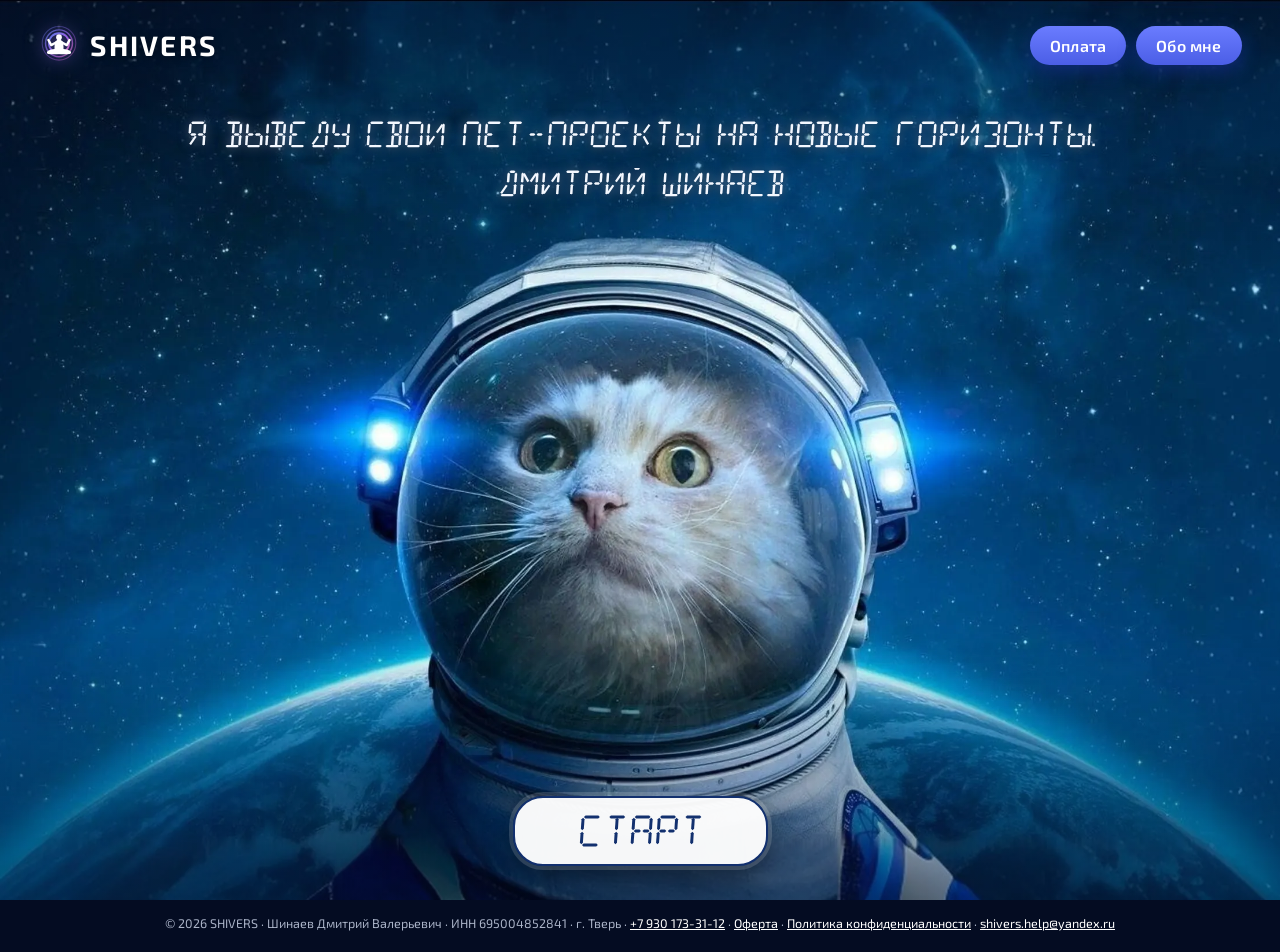
<file: index.html>
<!doctype html>
<html lang="ru">
<head>
<meta charset="utf-8">
<meta name="viewport" content="width=device-width, initial-scale=1, viewport-fit=cover">
<title>SHIVERS</title>
<meta name="description" content="SHIVERS — полезные IT-продукты. РусЭкзамен: подготовка к экзамену по русскому языку, истории и законам РФ для мигрантов из Узбекистана, Таджикистана и Киргизии.">
<link rel="icon" href="assets/img/favicon.png">
<link rel="preload" as="image" href="assets/img/hero.webp">
<link rel="preload" as="font" type="font/woff2" href="assets/fonts/exo-2-cyrillic-600-normal.woff2" crossorigin>
<link rel="stylesheet" href="assets/site.css?v=20261116">
</head>
<body>
<!-- Экран 1: главный -->
<section id="home" class="screen hero">
  <header class="top">
    <a class="brand" href="#" data-go="home"><img class="logo" src="assets/img/logo.svg" alt="">SHIVERS</a>
    <nav class="nav">
      <button class="pill" data-modal="payment" data-t="payment"></button>
      <button class="pill" data-modal="about" data-t="about"></button>
    </nav>
  </header>
  <h1 class="lcd" id="headline" aria-label="Я выведу свои пет-проекты на новые горизонты. Давай начнём!"></h1>
  <div class="mcat" aria-hidden="true"><div class="mimg"></div></div>
  <button class="start lcd" data-go="products" aria-label="Старт"></button>
</section>

<!-- Экран 2: продукты -->
<section id="products" class="screen products" hidden>
  <header class="top">
    <a class="brand" href="#" data-go="home"><img class="logo" src="assets/img/logo.svg" alt="">SHIVERS</a>
    <nav class="nav">
      <button class="pill ghost" data-go="home" data-t="home"></button>
      <button class="pill ghost" data-modal="payment" data-t="payment"></button>
      <button class="pill ghost" data-modal="offer" data-t="offer"></button>
    </nav>
  </header>
  <div class="track" id="track"></div>
  <div class="pager" id="pager"></div>
  <img class="cat" src="assets/img/cat.webp" alt="" aria-hidden="true">
  <aside class="qrdock" id="qrdock" aria-label="Скачать приложение"></aside>
</section>
<script>/* Сразу показываем нужный экран, до загрузки остальных скриптов: иначе на миг мелькает главный экран с кнопкой «Обо мне» */if(location.hash==='#products'){document.getElementById('home').hidden=true;document.getElementById('products').hidden=false;}</script>

<!-- Модальное окно -->
<div class="modal" id="modal" hidden>
  <div class="sheet" role="dialog" aria-modal="true">
    <button class="close" aria-label="Закрыть">×</button>
    <div class="doc" id="modal-body"></div>
  </div>
</div>

<footer class="foot" id="foot"></footer>

<script src="assets/qrcode.js" defer></script>
<script src="assets/seg14.js" defer></script>
<script src="assets/content.js?v=20261116" defer></script>
<script src="assets/site.js?v=20261116" defer></script>
</body>
</html>
</file>
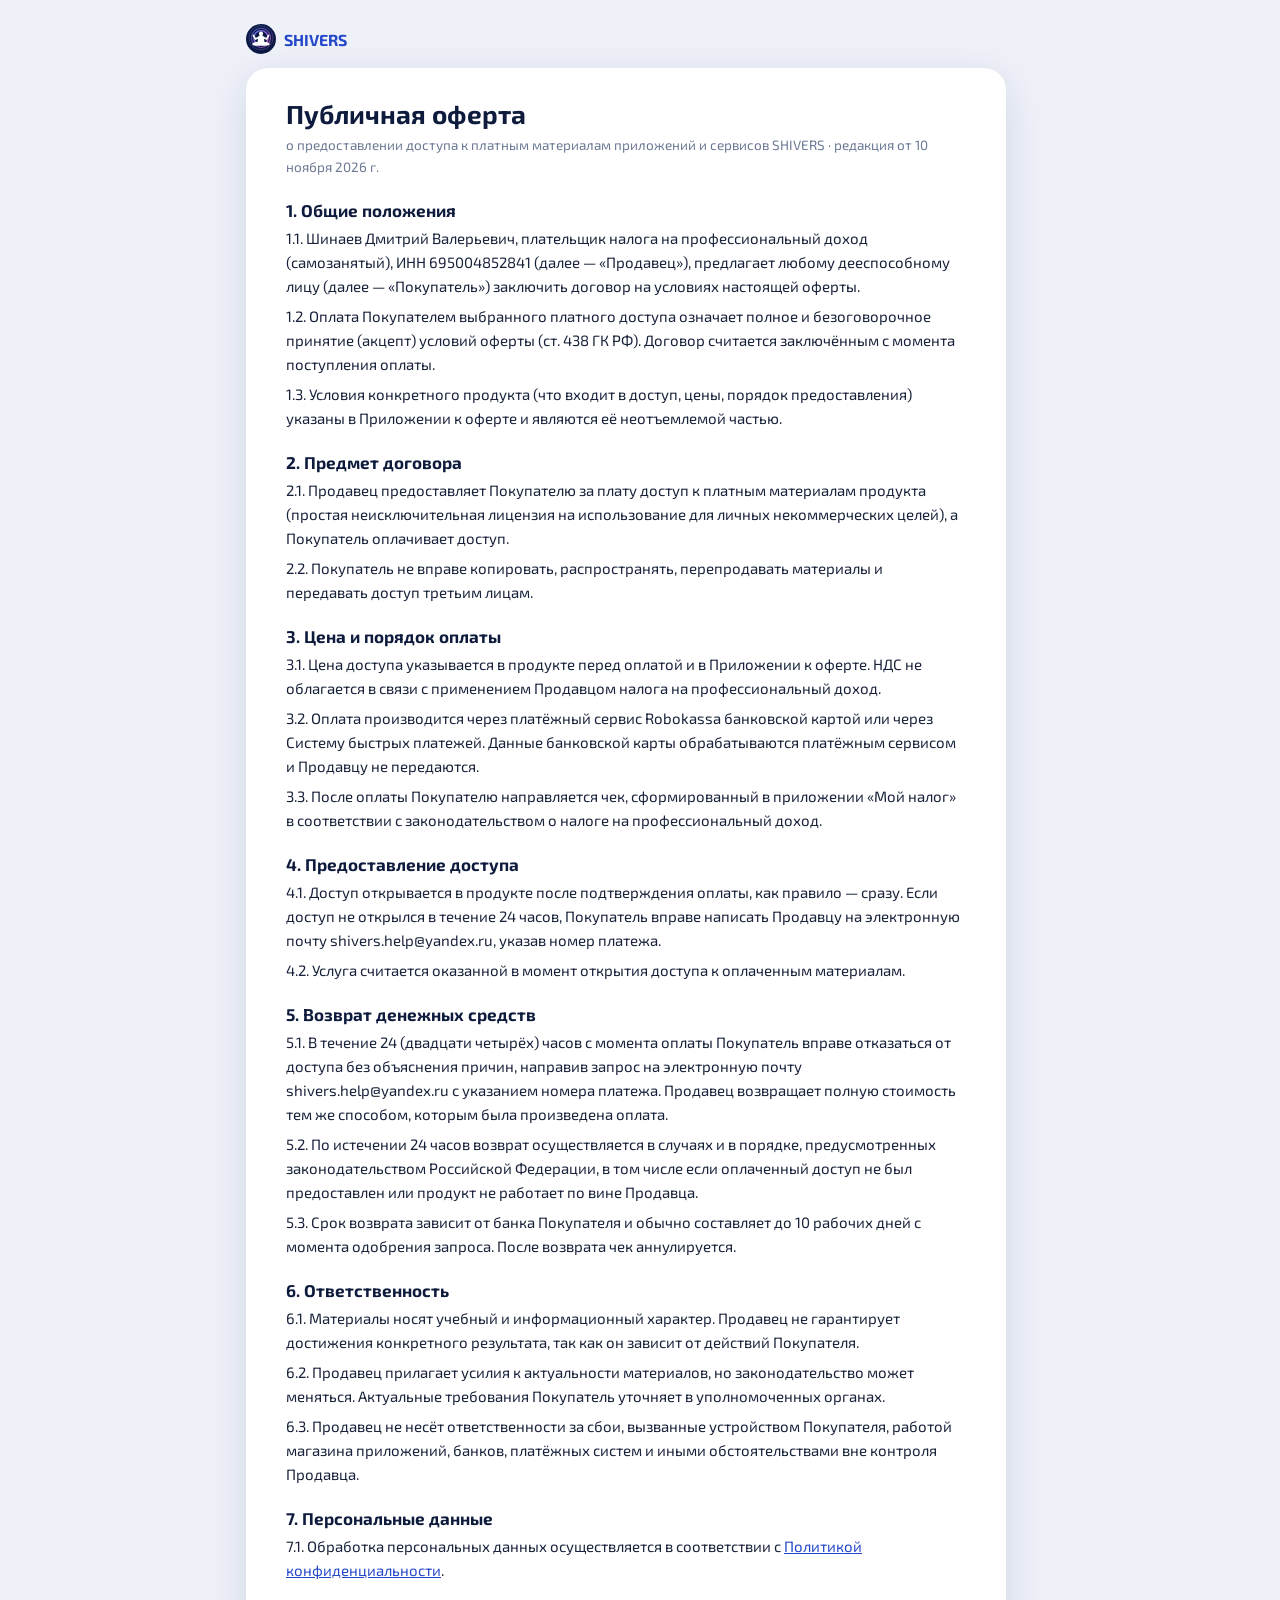
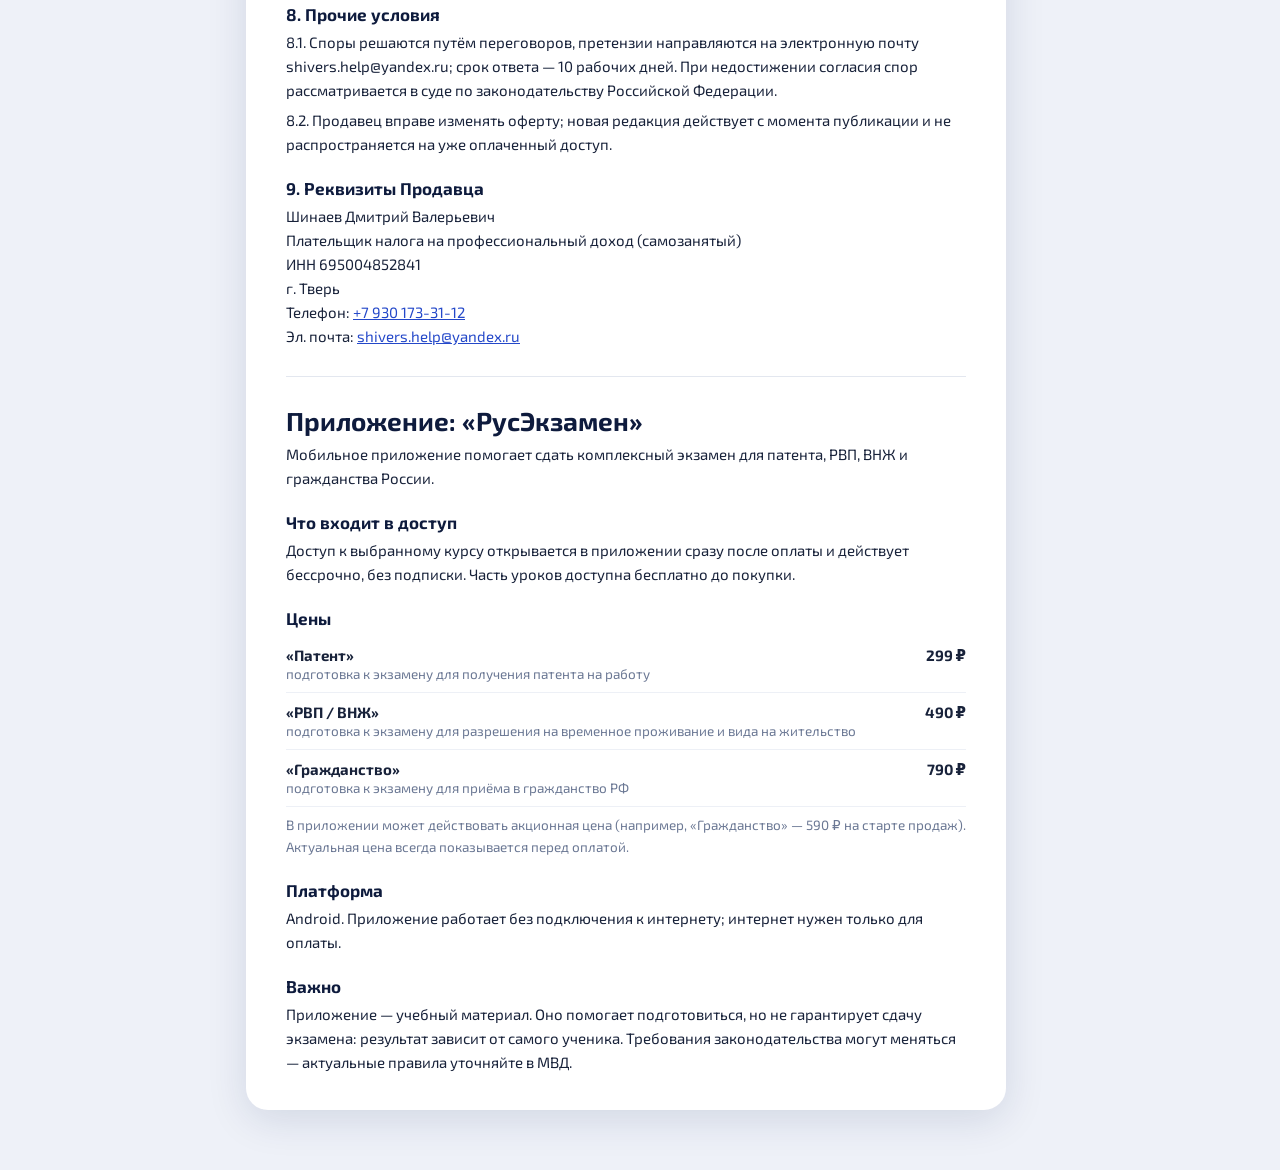
<file: offer.html>
<!doctype html>
<html lang="ru">
<head>
<meta charset="utf-8">
<meta name="viewport" content="width=device-width, initial-scale=1">
<title>Оферта · SHIVERS</title>
<link rel="icon" href="assets/img/favicon.png">
<link rel="stylesheet" href="assets/site.css">
<style>body{background:#eef1f8} .page{max-width:820px;margin:0 auto;padding:24px 16px 60px} .page .sheet{max-height:none;box-shadow:0 10px 40px rgba(10,30,80,.12)} .bar{display:flex;justify-content:space-between;align-items:center;margin:0 0 14px} .back{color:#2448c9;font-weight:700;text-decoration:none;display:inline-flex;align-items:center;gap:8px} .back img{width:30px;height:30px;border-radius:50%;background:#0b1a44} .bar .lang{background:#fff;border-color:#dfe4f0} .bar .lang button{color:#5a6b93} .bar .lang button.on{background:#0b1a3a;color:#fff}</style>
</head>
<body>
<main class="page">
  <div class="bar"><a class="back" href="index.html"><img src="assets/img/logo.svg" alt="">SHIVERS</a></div>
  <div class="sheet"><div class="doc" id="doc"></div></div>
</main>
<script src="assets/content.js"></script>
<script>
const q = new URLSearchParams(location.search);
let L = 'ru';
function draw(){ document.documentElement.lang = L; document.getElementById('doc').innerHTML = window.offerHTML(q.get('p') || 'rusexam', L); document.querySelectorAll('[data-l]').forEach(b=>b.classList.toggle('on', b.dataset.l===L)); }
draw();
</script>
</body>
</html>
</file>
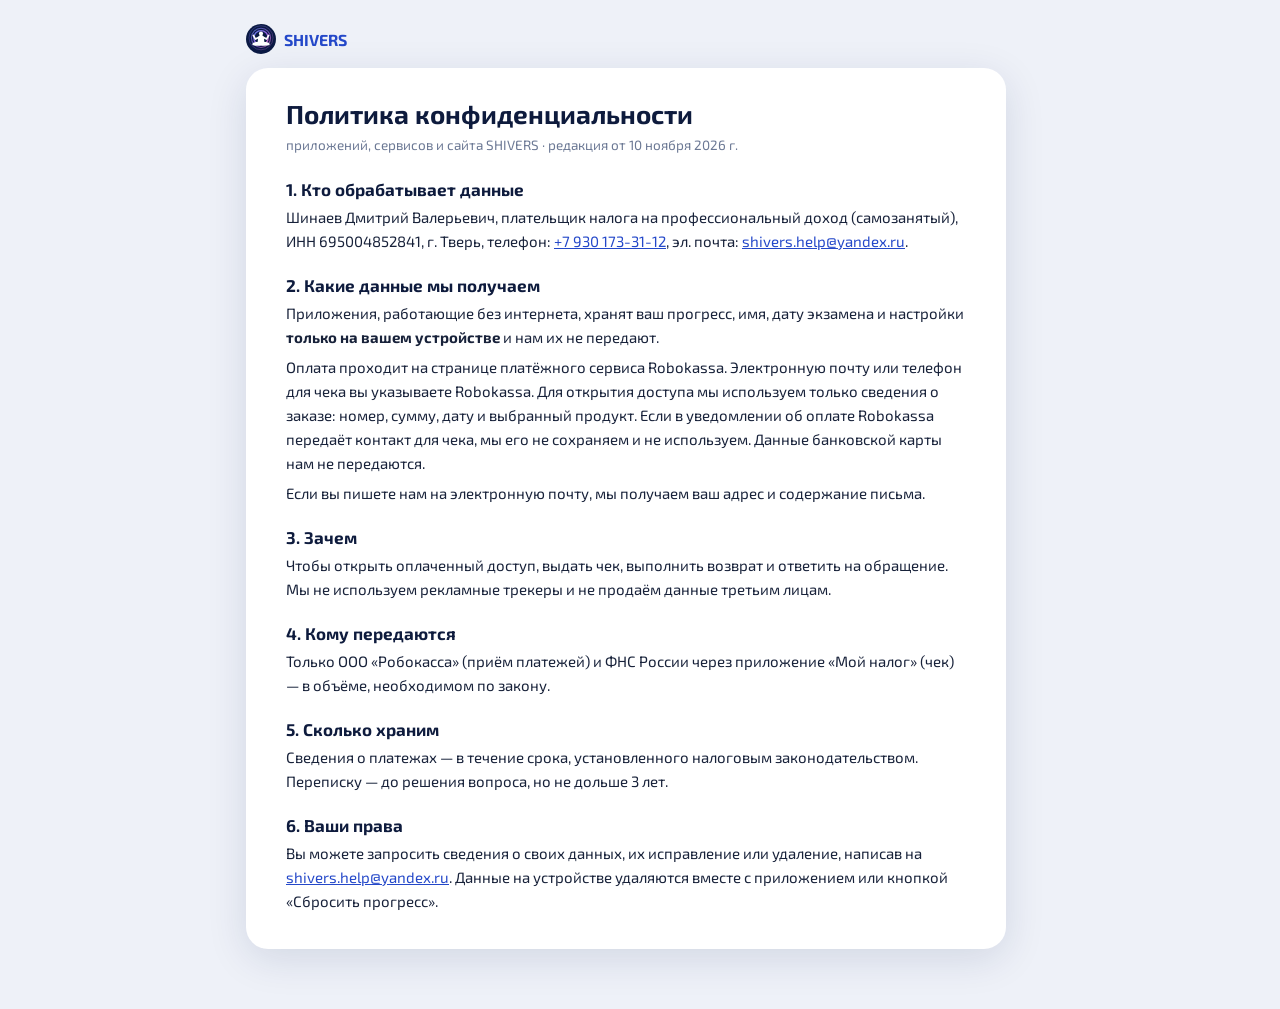
<file: privacy.html>
<!doctype html>
<html lang="ru">
<head>
<meta charset="utf-8">
<meta name="viewport" content="width=device-width, initial-scale=1">
<title>Политика конфиденциальности · SHIVERS</title>
<link rel="icon" href="assets/img/favicon.png">
<link rel="stylesheet" href="assets/site.css">
<style>body{background:#eef1f8} .page{max-width:820px;margin:0 auto;padding:24px 16px 60px} .page .sheet{max-height:none;box-shadow:0 10px 40px rgba(10,30,80,.12)} .bar{display:flex;justify-content:space-between;align-items:center;margin:0 0 14px} .back{color:#2448c9;font-weight:700;text-decoration:none;display:inline-flex;align-items:center;gap:8px} .back img{width:30px;height:30px;border-radius:50%;background:#0b1a44} .bar .lang{background:#fff;border-color:#dfe4f0} .bar .lang button{color:#5a6b93} .bar .lang button.on{background:#0b1a3a;color:#fff}</style>
</head>
<body>
<main class="page">
  <div class="bar"><a class="back" href="index.html"><img src="assets/img/logo.svg" alt="">SHIVERS</a></div>
  <div class="sheet"><div class="doc" id="doc"></div></div>
</main>
<script src="assets/content.js"></script>
<script>
const q = new URLSearchParams(location.search);
let L = 'ru';
function draw(){ document.documentElement.lang = L; document.getElementById('doc').innerHTML = window.privacyHTML(L); document.querySelectorAll('[data-l]').forEach(b=>b.classList.toggle('on', b.dataset.l===L)); }
draw();
</script>
</body>
</html>
</file>
<file: assets/site.css>
@font-face { font-family: 'Exo 2'; font-weight: 400; src: url('fonts/exo-2-cyrillic-400-normal.woff2') format('woff2'); unicode-range: U+0400-045F, U+0490-0491, U+04B0-04B1, U+2116; font-display: swap; }
@font-face { font-family: 'Exo 2'; font-weight: 400; src: url('fonts/exo-2-latin-400-normal.woff2') format('woff2'); unicode-range: U+0000-00FF, U+2000-206F, U+20AC, U+20BD; font-display: swap; }
@font-face { font-family: 'Exo 2'; font-weight: 500; src: url('fonts/exo-2-cyrillic-500-normal.woff2') format('woff2'); unicode-range: U+0400-045F, U+0490-0491, U+04B0-04B1, U+2116; font-display: swap; }
@font-face { font-family: 'Exo 2'; font-weight: 500; src: url('fonts/exo-2-latin-500-normal.woff2') format('woff2'); unicode-range: U+0000-00FF, U+2000-206F, U+20AC, U+20BD; font-display: swap; }
@font-face { font-family: 'Exo 2'; font-weight: 600; src: url('fonts/exo-2-cyrillic-600-normal.woff2') format('woff2'); unicode-range: U+0400-045F, U+0490-0491, U+04B0-04B1, U+2116; font-display: swap; }
@font-face { font-family: 'Exo 2'; font-weight: 600; src: url('fonts/exo-2-latin-600-normal.woff2') format('woff2'); unicode-range: U+0000-00FF, U+2000-206F, U+20AC, U+20BD; font-display: swap; }
@font-face { font-family: 'Exo 2'; font-weight: 700; src: url('fonts/exo-2-cyrillic-700-normal.woff2') format('woff2'); unicode-range: U+0400-045F, U+0490-0491, U+04B0-04B1, U+2116; font-display: swap; }
@font-face { font-family: 'Exo 2'; font-weight: 700; src: url('fonts/exo-2-latin-700-normal.woff2') format('woff2'); unicode-range: U+0000-00FF, U+2000-206F, U+20AC, U+20BD; font-display: swap; }

:root {
  --ink: #0b1a3a;
  --space: #05102a;
  --pill: linear-gradient(180deg, #6a7cff 0%, #4b5ee6 100%);
  --pill-shadow: 0 6px 18px rgba(30, 50, 180, .45);
  --text: #eef3ff;
  --muted: #b9c6e8;
  --accent: #7fb2ff;
  --cta: #5b78f2;
  --catw: clamp(230px, 25vw, 430px);   /* ширина зоны кота справа — одинаковая для всех продуктов */
}
* { box-sizing: border-box; }
html, body { margin: 0; }
html { background: #040c22; overscroll-behavior-y: none; }
body { overscroll-behavior-y: none; }
body { background: var(--space); color: var(--text); font-family: 'Exo 2', system-ui, sans-serif; -webkit-font-smoothing: antialiased; overflow-x: hidden; }
button { font: inherit; cursor: pointer; }
a { color: inherit; }
[hidden] { display: none !important; }

.screen { position: relative; min-height: 100vh; min-height: 100svh; padding: 24px clamp(16px, 3vw, 40px) 32px; background-repeat: no-repeat; background-color: var(--space); overflow: hidden; }

/* Шапка */
.top { width: 100%; display: flex; justify-content: space-between; align-items: center; gap: 14px; flex-wrap: wrap; position: relative; z-index: 3; }
.brand { display: inline-flex; align-items: center; gap: 10px; font-weight: 700; font-size: clamp(22px, 2.2vw, 28px); letter-spacing: .08em; text-decoration: none; color: #fff; text-shadow: 0 2px 10px rgba(0,0,0,.4); }
.logo { width: 42px; height: 42px; filter: drop-shadow(0 0 10px rgba(160,120,255,.55)); }
.nav { display: flex; gap: 10px; flex-wrap: wrap; align-items: center; }
.pill { border: 0; border-radius: 22px; padding: 10px 20px; color: #fff; background: var(--pill); box-shadow: var(--pill-shadow); font-weight: 600; font-size: 16px; letter-spacing: .2px; transition: transform .15s, filter .15s; }
.pill:hover { transform: translateY(-1px); filter: brightness(1.08); }
.pill.ghost { background: rgba(255,255,255,.95); color: var(--ink); box-shadow: 0 4px 14px rgba(0,0,0,.25); }
.lang { display: inline-flex; padding: 3px; border-radius: 22px; background: rgba(8,20,60,.55); border: 1px solid rgba(160,190,255,.35); backdrop-filter: blur(6px); -webkit-backdrop-filter: blur(6px); }
.lang button { border: 0; background: none; color: #cfe0ff; font-weight: 700; font-size: 14px; padding: 7px 12px; border-radius: 18px; letter-spacing: .06em; }
.lang button.on { background: #fff; color: var(--ink); }
.lang.light { background: rgba(255,255,255,.9); border-color: transparent; }
.lang.light button { color: #5a6b93; }
.lang.light button.on { background: var(--ink); color: #fff; }

/* ───── Главный экран ───── */
.hero { background-image: url('img/hero.webp'); background-size: cover; background-position: center 30%; display: flex; flex-direction: column; align-items: center; }
.hero::before { content: ''; position: absolute; inset: 0; background: linear-gradient(180deg, rgba(3,10,30,.4) 0%, rgba(3,10,30,0) 32%, rgba(3,10,30,0) 70%, rgba(3,10,30,.45) 100%); pointer-events: none; }
.hero > * { position: relative; }
.lcd { font-family: 'Exo 2', sans-serif; font-weight: 400; }
.hero h1 { margin: clamp(26px, 5vh, 56px) auto 0; width: 100%; max-width: 1150px; text-align: center; font-size: clamp(14px, 2.1vw, 30px); line-height: 1.8; letter-spacing: .14em; color: #f4f8ff; text-shadow: 0 0 12px rgba(160,200,255,.55), 0 2px 6px rgba(0,0,0,.6); }
/* «!» в стиле сегментного шрифта: палочка + точка на высоту букв */
.bang { display: inline-block; position: relative; width: .2em; height: 1em; margin-left: .18em; vertical-align: -0.02em; }
.bang::before { content: ''; position: absolute; left: .03em; top: 0; width: .13em; height: .66em; background: currentColor; clip-path: polygon(50% 0, 100% 10%, 100% 90%, 50% 100%, 0 90%, 0 10%); }
.bang::after { content: ''; position: absolute; left: .03em; bottom: 0; width: .13em; height: .13em; background: currentColor; }
.mcat { display: none; }
.seg { height: 1em; vertical-align: -0.08em; fill: currentColor; overflow: visible; }
.hero h1 .seg { filter: drop-shadow(0 0 5px rgba(160,200,255,.6)) drop-shadow(0 1px 3px rgba(0,0,0,.6)); }
.hero h1 { word-spacing: .3em; }
.start { position: absolute; left: 50%; top: calc(100% - 90px); padding: 14px 64px; border-radius: 30px; border: 2px solid #12306e; background: rgba(255,255,255,.96); color: #12306e; font-size: clamp(22px, 2.6vw, 32px); letter-spacing: .12em; box-shadow: 0 0 0 4px rgba(255,255,255,.15), 0 10px 30px rgba(0,0,0,.45); transition: transform .15s, box-shadow .15s; }
.start:hover { transform: translateY(-2px) scale(1.02); box-shadow: 0 0 0 6px rgba(160,200,255,.3), 0 14px 34px rgba(0,0,0,.5); }

/* ───── Экран продуктов ───── */
.products { background-image: linear-gradient(90deg, rgba(3,10,30,.45) 0%, rgba(3,10,30,.1) 55%, rgba(3,10,30,0) 100%), url('img/sky.webp'); background-size: cover; background-position: center; display: flex; flex-direction: column; }
.cat { position: absolute; right: 0; bottom: 0; width: calc(var(--catw) * 1.35); max-height: 74vh; object-fit: contain; object-position: right bottom; z-index: 0; pointer-events: none; }
.track { position: relative; z-index: 1; display: flex; overflow-x: auto; scroll-snap-type: x mandatory; scrollbar-width: none; margin: clamp(16px, 3vh, 36px) calc(-1 * clamp(16px, 3vw, 40px)) 0; flex: 1; }
.track::-webkit-scrollbar { display: none; }
.panel { flex: 0 0 100%; scroll-snap-align: start; padding: 0 clamp(16px, 3vw, 40px); padding-right: calc(var(--catw) + 24px); display: grid; grid-template-columns: minmax(300px, 400px) minmax(0, 600px); gap: clamp(24px, 3.5vw, 56px); align-items: start; }
.phone-col { display: flex; flex-direction: column; align-items: center; gap: 14px; }
.carousel { display: flex; align-items: center; gap: 14px; }
.arrow { width: 48px; height: 48px; border-radius: 50%; border: 0; background: rgba(255,255,255,.92); color: #1f4fd1; font-size: 32px; line-height: 1; padding-bottom: 4px; box-shadow: 0 6px 16px rgba(0,0,0,.35); flex-shrink: 0; transition: transform .15s, opacity .15s; }
.arrow:hover:not(:disabled) { transform: scale(1.08); }
.arrow:disabled { opacity: .35; cursor: default; box-shadow: none; }
.phone { position: relative; width: clamp(210px, 20vw, 250px); aspect-ratio: 585 / 1266; border-radius: 34px; background: #f5f5f5; padding: 9px; box-shadow: 0 0 0 2px rgba(255,255,255,.7), 0 20px 50px rgba(0,0,0,.55); }
.phone .scr { position: absolute; inset: 9px; border-radius: 26px; overflow: hidden; background: #e9edf4; }
.phone .scr img { position: absolute; inset: 0; width: 100%; height: 100%; object-fit: cover; opacity: 0; transition: opacity .8s ease; }
.phone .scr img.on { opacity: 1; }
.sdots { display: flex; gap: 6px; flex-wrap: wrap; justify-content: center; max-width: 220px; }
.sdots button { width: 7px; height: 7px; padding: 0; border: 0; border-radius: 4px; background: rgba(255,255,255,.4); transition: width .3s, background .3s; }
.sdots button.on { width: 20px; background: #fff; }
.cta { display: inline-block; min-width: 250px; text-align: center; text-decoration: none; padding: 13px 28px; border-radius: 26px; background: var(--cta); color: #fff; font-weight: 600; font-size: 19px; letter-spacing: .04em; box-shadow: 0 10px 26px rgba(40,70,220,.5); transition: transform .15s, filter .15s; border: 0; }
.cta:hover { transform: translateY(-1px); filter: brightness(1.08); }
.cta.soon { background: rgba(255,255,255,.16); box-shadow: none; cursor: default; border: 1.5px dashed rgba(255,255,255,.6); }
.qr { display: none; flex-direction: column; align-items: center; gap: 8px; }
.qr .box { background: #fff; padding: 10px; border-radius: 14px; box-shadow: 0 8px 24px rgba(0,0,0,.35); }
.qr .box svg, .qr .box img { display: block; width: 128px; height: 128px; }
.qr span { font-size: 13px; color: var(--muted); text-align: center; max-width: 200px; }
.note { font-size: 13px; color: var(--muted); text-align: center; }

.info { text-shadow: 0 2px 8px rgba(0,0,0,.55); padding-bottom: 24px; }
.kicker { margin: 0 0 6px; color: var(--accent); font-weight: 600; letter-spacing: .14em; font-size: 13px; text-transform: uppercase; }
.info h2 { margin: 0; font-size: clamp(34px, 4vw, 52px); font-weight: 700; line-height: 1.05; }
.audience { display: inline-flex; align-items: center; gap: 8px; margin: 12px 0 0; padding: 6px 14px; border-radius: 16px; background: rgba(47,191,113,.18); border: 1px solid rgba(47,191,113,.55); color: #c9f5dc; font-weight: 600; font-size: 15px; text-shadow: none; }
.tagline { margin: 12px 0 0; font-size: clamp(18px, 1.7vw, 22px); font-weight: 500; line-height: 1.35; }
.lead { margin: 10px 0 0; color: var(--muted); font-size: 16px; line-height: 1.55; }
.features { list-style: none; margin: 18px 0 0; padding: 0; display: grid; gap: 10px; }
.features li { display: grid; grid-template-columns: 26px 1fr; gap: 10px; padding: 11px 14px; border-radius: 16px; background: rgba(8,20,60,.6); backdrop-filter: blur(6px); -webkit-backdrop-filter: blur(6px); border: 1px solid rgba(160,190,255,.18); }
.features li::before { content: '✓'; width: 24px; height: 24px; border-radius: 12px; background: #2fbf71; color: #fff; display: flex; align-items: center; justify-content: center; font-weight: 700; font-size: 14px; text-shadow: none; }
.features b { display: block; font-size: 16px; }
.features span { display: block; color: var(--muted); font-size: 14.5px; line-height: 1.45; margin-top: 2px; }
.prices { margin: 16px 0 0; font-size: 15px; color: var(--muted); }
.prices b { color: #fff; }
.pager { position: relative; z-index: 2; display: flex; flex-direction: column; align-items: center; gap: 6px; margin-top: 8px; }
.pager .pd { display: flex; gap: 8px; }
.pager .pd span { width: 10px; height: 10px; border-radius: 5px; background: rgba(255,255,255,.35); }
.pager .pd span.on { width: 26px; background: #fff; }
.pager .hint { font-size: 13px; color: var(--muted); display: none; }

/* ───── Модальное окно ───── */
.modal { position: fixed; inset: 0; z-index: 50; background: rgba(2,8,24,.72); backdrop-filter: blur(4px); -webkit-backdrop-filter: blur(4px); display: flex; align-items: center; justify-content: center; padding: 16px; }
.sheet { position: relative; width: min(760px, 100%); max-height: 88vh; overflow: auto; background: #fff; color: #18223a; border-radius: 22px; padding: 30px clamp(18px, 4vw, 40px); box-shadow: 0 30px 80px rgba(0,0,0,.5); }
.close { position: sticky; top: 0; float: right; margin: -12px -16px 0 0; width: 40px; height: 40px; border-radius: 20px; border: 0; background: #eef1f8; color: #18223a; font-size: 26px; line-height: 1; }
.doc h1 { font-size: 26px; margin: 0 0 6px; color: #0e1b3d; }
.doc h2 { font-size: 17px; margin: 22px 0 6px; color: #0e1b3d; }
.doc p { margin: 6px 0; line-height: 1.6; font-size: 15px; }
.doc .muted { color: #6b7894; font-size: 13.5px; }
.doc hr { border: 0; border-top: 1px solid #e3e7ef; margin: 28px 0; }
.doc table { width: 100%; border-collapse: collapse; margin: 8px 0; }
.doc td { padding: 10px 0; border-bottom: 1px solid #edf0f6; vertical-align: top; font-size: 15px; }
.doc td.price { text-align: right; font-weight: 700; white-space: nowrap; padding-left: 12px; }
.doc a { color: #2448c9; }
.steps { counter-reset: s; list-style: none; padding: 0; margin: 14px 0 0; display: grid; gap: 12px; }
.steps li { counter-increment: s; display: grid; grid-template-columns: 34px 1fr; gap: 12px; }
.steps li::before { content: counter(s); width: 32px; height: 32px; border-radius: 16px; background: #4b5ee6; color: #fff; display: flex; align-items: center; justify-content: center; font-weight: 700; }
.steps b { display: block; font-size: 15.5px; color: #0e1b3d; }
.steps span { display: block; font-size: 14.5px; line-height: 1.5; margin-top: 2px; }
.card { background: #f4f6fb; border-radius: 16px; padding: 16px 18px; margin-top: 14px; }
.about-head { display: flex; align-items: center; gap: 14px; margin-bottom: 8px; }
.about-head img { width: 112px; height: 112px; border-radius: 50%; object-fit: cover; box-shadow: 0 0 0 3px #fff, 0 0 0 5px #6b8bff, 0 8px 20px rgba(0,0,0,.25); }

.foot { position: relative; padding: 14px 16px 18px; font-size: 12.5px; line-height: 1.6; color: rgba(225,235,255,.75); text-align: center; background: #040c22; }
.foot a { color: #fff; }

/* ───── Компьютер: QR-код вместо «скачать на компьютер» ───── */
@media (min-width: 861px) and (hover: hover) {
  .is-android-app .qr { display: flex; }
  .is-android-app .cta.dl { display: none; }
}

/* ───── Компьютер: страница продуктов масштабируется целиком от макета 1440×900 (--z считает site.js) ───── */
@media (min-width: 861px) {
  #products .top, #products .track, #products .pager { zoom: var(--z, 1); }
  #products .panel { grid-template-columns: 400px 600px; justify-content: center; }
  #products .phone { width: 318px; }
}

/* ───── Невысокие экраны ноутбуков: фраза компактнее, чтобы шлем начинался под ней ───── */
@media (min-width: 601px) and (max-height: 820px) {
  .hero h1 { margin-top: 10px; font-size: min(2.1vw, 3.1vh); line-height: 1.6; }
  .start { padding: 10px 52px; font-size: min(2.6vw, 3.6vh); }
}

/* ───── Планшет / телефон ───── */
@media (max-width: 860px) {
  :root { --catw: 0px; }
  .panel { grid-template-columns: 1fr; justify-items: center; padding-right: clamp(16px, 3vw, 40px); }
  .info { max-width: 560px; }
  .cat { width: min(62vw, 300px); max-height: none; opacity: .55; }
  .pager .hint { display: block; }
  .nav { gap: 8px; justify-content: center; }
  .pill { padding: 8px 14px; font-size: 14.5px; }
}
@media (max-width: 600px) {
  .top { justify-content: center; }
  /* главный экран: кадр «по плечи», видно фонари на шлеме; фраза над шлемом */
  /* главный экран: кот крупно, верх шлема ровно на 1 см ниже фразы; кадр подстраивается под высоту телефона */
  .hero { background-image: none; background-color: #071c40; }
  .hero::before { display: none; }
  .hero h1 { letter-spacing: .08em; font-size: clamp(13px, 3.9vw, 17px); line-height: 1.9; z-index: 2; }
  .mcat { display: block; flex: 1 1 auto; position: relative; z-index: 0; margin: 1cm calc(-1 * clamp(16px, 3vw, 40px)) -32px; flex: 1 1 auto; min-height: 60vw; align-self: stretch; }
  .mimg { position: absolute; --w: 250vw;
    width: var(--w); height: calc(var(--w) * .6483); left: calc(50% - var(--w) * .5125); top: calc(var(--w) * -.1705);
    background: url('img/hero.webp') 0 0 / 100% 100% no-repeat;
    -webkit-mask-image: linear-gradient(180deg, transparent 0, #000 calc(var(--w) * .14), #000 86%, transparent 100%); mask-image: linear-gradient(180deg, transparent 0, #000 calc(var(--w) * .14), #000 86%, transparent 100%); }
  .mcat::after { content: ''; position: absolute; inset: auto 0 0 0; height: 30%; background: linear-gradient(180deg, rgba(3,10,30,0), rgba(3,10,30,.35)); }
  .start { position: absolute; z-index: 3; left: 50%; top: auto; bottom: max(64px, calc(9svh + env(safe-area-inset-bottom))); transform: translateX(-50%); margin: 0; padding: 12px 48px; }
  .start:hover { transform: translateX(-50%); }
  .arrow { width: 40px; height: 40px; font-size: 28px; }
  .carousel { gap: 8px; }
  .cta { min-width: 0; width: 100%; }
}
@media (prefers-reduced-motion: reduce) { * { transition: none !important; scroll-behavior: auto !important; } }

/* ───── Заголовок продукта над телефоном (только телефон) ───── */
.mhead { display: none; }

/* ───── QR-док над котом (компьютер) ───── */
.qrdock { display: none; }
@media (min-width: 861px) {
  #products .phone-col .cta, #products .phone-col .qr { display: none !important; }            /* на компьютере ссылку заменяет QR-док */
  .qrdock { display: flex; position: absolute; z-index: 2; flex-direction: column; align-items: center; gap: 12px; width: 250px;
    padding: 16px 18px 18px; border-radius: 26px; zoom: var(--dz, 1);
    background: linear-gradient(160deg, rgba(120,170,255,.16), rgba(20,40,110,.28)); border: 1px solid rgba(160,200,255,.35);
    box-shadow: 0 0 0 1px rgba(255,255,255,.04) inset, 0 14px 30px rgba(0,0,0,.3), 0 0 24px rgba(80,150,255,.12);
    backdrop-filter: blur(10px); -webkit-backdrop-filter: blur(10px); color: #eaf2ff; }
  .qd-head { display: flex; align-items: center; gap: 10px; font-size: 22px; color: #f4f8ff; }
  .qd-head .seg { filter: drop-shadow(0 0 5px rgba(160,200,255,.7)); }
  .qd-led { width: 9px; height: 9px; border-radius: 50%; background: #47e08a; box-shadow: 0 0 10px #47e08a; animation: qdled 1.6s ease-in-out infinite; }
  .soon .qd-led { background: #ffc857; box-shadow: 0 0 10px #ffc857; }
  .qd-scan { position: relative; padding: 12px; }
  .qd-scan i { position: absolute; width: 26px; height: 26px; border: 3px solid #7fd3ff; filter: drop-shadow(0 0 6px rgba(120,200,255,.9)); }
  .qd-scan .c1 { left: 0; top: 0; border-right: 0; border-bottom: 0; border-radius: 10px 0 0 0; }
  .qd-scan .c2 { right: 0; top: 0; border-left: 0; border-bottom: 0; border-radius: 0 10px 0 0; }
  .qd-scan .c3 { left: 0; bottom: 0; border-right: 0; border-top: 0; border-radius: 0 0 0 10px; }
  .qd-scan .c4 { right: 0; bottom: 0; border-left: 0; border-top: 0; border-radius: 0 0 10px 0; }
  .qd-code { width: 176px; height: 176px; padding: 10px; background: #fff; border-radius: 14px; box-sizing: content-box; overflow: hidden; position: relative; }
  .qd-code svg { display: block; width: 100%; height: 100%; }
  .qd-ghost { width: 100%; height: 100%; opacity: .22; filter: blur(2.2px); }
  .qd-ghost svg { display: block; width: 100%; height: 100%; }
  .soon .qd-code::after { content: 'СКОРО'; position: absolute; inset: 0; display: grid; place-items: center; font-weight: 700; letter-spacing: .2em; color: #12306e; font-size: 22px; text-shadow: 0 0 8px #fff, 0 0 16px #fff; }
  .qd-beam { position: absolute; left: 14px; right: 14px; top: 14px; height: 3px; border-radius: 3px; background: linear-gradient(90deg, transparent, #4fd0ff, transparent); box-shadow: 0 0 12px #4fd0ff; animation: qdbeam 2.6s ease-in-out infinite; }
  .qd-cap { margin: 0; text-align: center; font-size: 16px; line-height: 1.5; color: #cfe0ff; }
  @keyframes qdbeam { 0%, 100% { transform: translateY(0); } 50% { transform: translateY(192px); } }
  @keyframes qdled { 50% { opacity: .35; } }
  @media (prefers-reduced-motion: reduce) { .qd-beam, .qd-led { animation: none; } }
}

/* ───── Телефон: название продукта — первым на экране ───── */
@media (max-width: 860px) {
  .mhead { display: block; text-align: center; margin: 4px 0 2px; }
  .mhead .audience { justify-content: center; text-align: left; max-width: 100%; }
  .mhead .kicker { display: none; }
  #products .track { margin-top: 10px; }
  #products .panel { row-gap: 16px; }
  #products .phone { width: min(66vw, 300px, calc((100svh - 300px) / 2.164)); }
  .products { background: #071c40 url('img/sky-m.webp') 50% 0 / 100% auto repeat-y; }
  .mhead h2 { margin: 0; font-size: clamp(34px, 9vw, 44px); font-weight: 700; line-height: 1.05; }
  .mhead .audience { margin-top: 10px; }
  .info > .kicker, .info > h2, .info > .audience { display: none; }
}

/* ───── Телефон: цены столбиком, кот целиком справа от них ───── */
@media (max-width: 600px) {
  #products .prices { margin-top: 18px; padding: 14px 16px; border-radius: 16px; background: rgba(8,22,70,.55); border: 1px solid rgba(160,200,255,.18);
    width: 60%; font-size: 15px; line-height: 1.75; position: relative; z-index: 1; }
  #products .prices .pt { display: block; color: #9fb6e6; font-size: 13px; letter-spacing: .08em; text-transform: uppercase; }
  #products .prices .pi { display: block; white-space: nowrap; }
  #products .prices .psep { display: none; }
  #products .cat { width: min(46vw, 210px); opacity: 1; bottom: auto; right: -6px;
    -webkit-mask-image: linear-gradient(180deg, #000 70%, transparent 100%); mask-image: linear-gradient(180deg, #000 70%, transparent 100%); }
  #products .pager { padding-bottom: 0; margin-top: 0; }
  #products.screen { padding-bottom: 0; }
  #products .track { margin-bottom: -1px; }
}

/* ───── Телефон: экран приложения максимально крупный, кнопка видна без прокрутки ───── */
@media (max-width: 600px) {
  #products .phone-col { gap: 10px; }
  #products .mhead .audience { font-size: 11px; padding: 4px 10px; gap: 6px; margin-top: 6px; }
  #products .mhead .audience svg { width: 12px; height: 12px; }
  #products .mhead h2 { font-size: clamp(30px, 8.4vw, 40px); }
  #products .track { margin-top: 6px; }
  #products .panel { row-gap: 10px; }
  /* стрелки — в полях по бокам, место у экрана не отнимают */
  #products .carousel { position: relative; gap: 0; }
  #products .carousel .arrow { position: absolute; top: 50%; margin-top: -20px; z-index: 2; }
  #products .carousel .arrow.left { left: -54px; }
  #products .carousel .arrow.right { right: -54px; }
}

/* ───── Компьютер: страница продуктов — космос как на главной, пункты в голубой рамке ───── */
@media (min-width: 861px) {
  .products { background-image: linear-gradient(90deg, rgba(3,10,30,.35) 0%, rgba(3,10,30,.05) 60%, rgba(3,10,30,0) 100%), url('img/sky-d.webp'); background-size: cover; background-position: center top; }
  #products .features li { border-color: #7fd3ff; }
}
</file>
